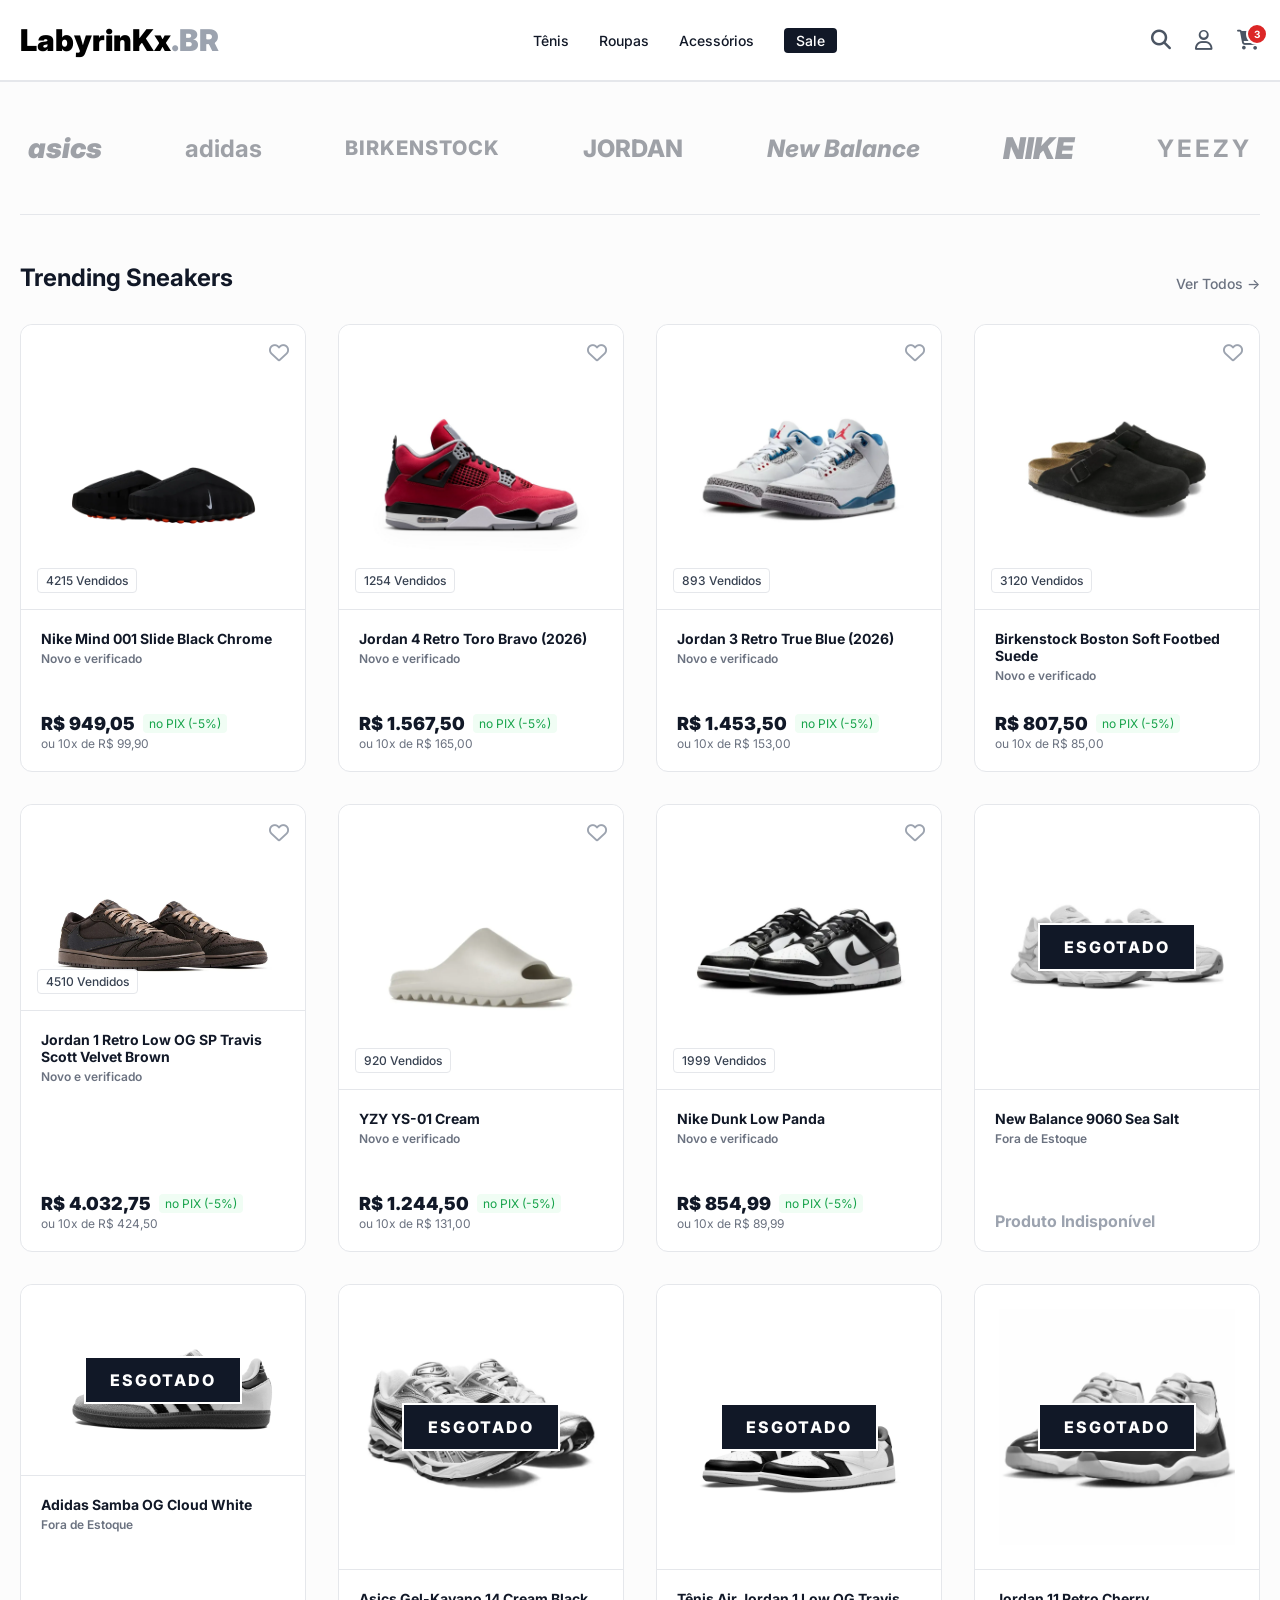
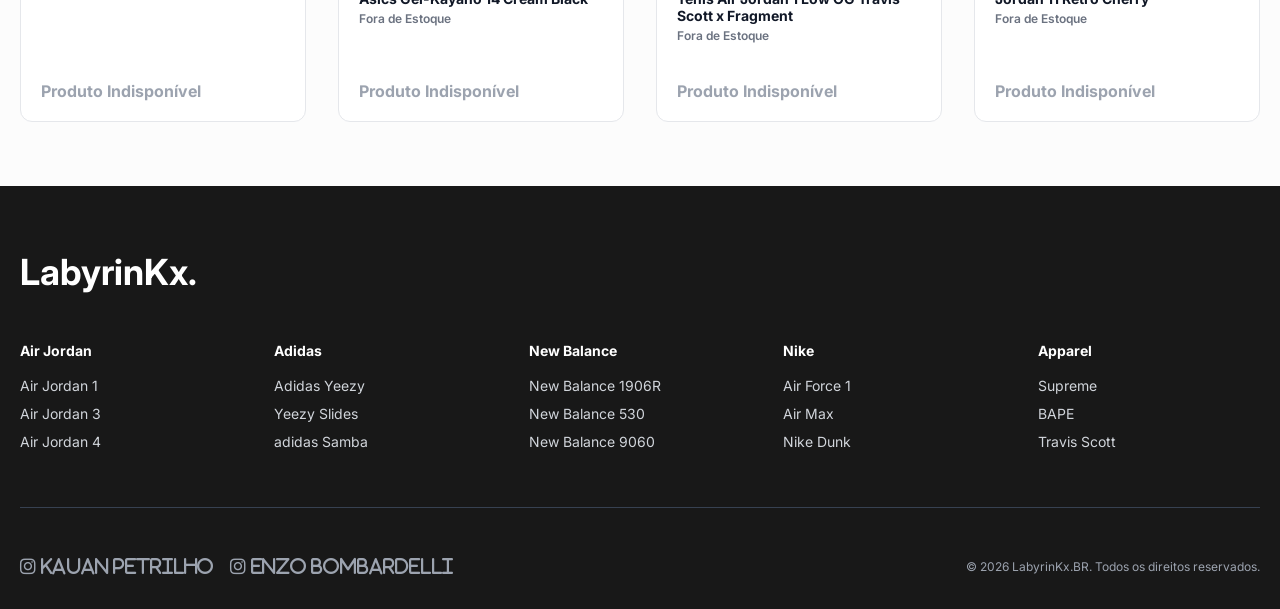
<file: index.html>
<!DOCTYPE html>
<html lang="pt-PT">

<head>
    <meta charset="UTF-8">
    <meta name="viewport" content="width=device-width, initial-scale=1.0">
    <title>LabyrinKx.BR</title>
    <link href="https://fonts.googleapis.com/css2?family=Inter:wght@300;400;500;600;700;800&display=swap" rel="stylesheet">
    <link rel="stylesheet" href="https://cdnjs.cloudflare.com/ajax/libs/font-awesome/6.4.0/css/all.min.css">
    <link rel="stylesheet" href="css/style.css">
</head>

<body>

    <header class="header">
        <div class="HeaderMainFooter headerConteudo">
            <div class="Logo">
                <a href="index.html">LabyrinKx<span>.BR</span></a>
            </div>

            <nav class="BotoesNav">
                <a href="#">Tênis</a>
                <a href="#">Roupas</a>
                <a href="#">Acessórios</a>
                <a href="#" class="Sale">Sale</a>
            </nav>

            <div class="headerIcones">
                <button class="BotoesIcones"><i class="fa-solid fa-magnifying-glass"></i></button>
                <a href="login.html" class="BotoesIcones"><i class="fa-regular fa-user"></i></a>
                <a href="carrinho.html" class="BotaoCarrinho">
                    <i class="fa-solid fa-cart-shopping"></i>
                    <span class="QuantidadeCarrinho">3</span>
                </a>
            </div>
        </div>
    </header>

    <main class="HeaderMainFooter ConteudoPrincipal">
        <section class="SecaoDeMarcas">
            <div class="BarraDeLogos">
                <a href="#" class="LogoAsics">asics</a>
                <a href="#" class="LogoAdidas">adidas</a>
                <a href="#" class="LogoBirkenstock">BIRKENSTOCK</a>
                <a href="#" class="LogoJordan">JORDAN</a>
                <a href="#" class="LogoNewBalance">New Balance</a>
                <a href="#" class="LogoNike">NIKE</a>
                <a href="#" class="LogoYeezy">YEEZY</a>
            </div>
        </section>

        <div class="TituloDaSecao">
            <h2>Trending Sneakers</h2>
            <a href="#" class="VerTodos">Ver Todos →</a>
        </div>

        <section class="GridTenis">
            <div class="CardsTenis">
                <div class="ImagensTenis">
                    <button class="BotaFavoritar"><i class="fa-regular fa-heart"></i></button>
                    <img src="imagens/nike-mind-001.webp" alt="Nike Mind 001 Slide Black Chrome">
                    <span class="ContagemVendas">4215 Vendidos</span>
                </div>
                <div class="InformacoesTenis">
                    <h3>Nike Mind 001 Slide Black Chrome</h3>
                    <p class="Estado">Novo e verificado</p>
                    <div class="Precos">
                        <span class="PrecoCheio">R$ 949,05 <span class="DescontoPix">no PIX (-5%)</span></span>
                        <span class="PrecoParcelado">ou 10x de R$ 99,90</span>
                    </div>
                </div>
            </div>

            <div class="CardsTenis">
                <div class="ImagensTenis">
                    <button class="BotaFavoritar"><i class="fa-regular fa-heart"></i></button>
                    <img src="imagens/jordan-4-toro-bravo.jpg" alt="Jordan 4 Toro Bravo">
                    <span class="ContagemVendas">1254 Vendidos</span>
                </div>
                <div class="InformacoesTenis">
                    <h3>Jordan 4 Retro Toro Bravo (2026)</h3>
                    <p class="Estado">Novo e verificado</p>
                    <div class="Precos">
                        <span class="PrecoCheio">R$ 1.567,50 <span class="DescontoPix">no PIX (-5%)</span></span>
                        <span class="PrecoParcelado">ou 10x de R$ 165,00</span>
                    </div>
                </div>
            </div>

            <div class="CardsTenis">
                <div class="ImagensTenis">
                    <button class="BotaFavoritar"><i class="fa-regular fa-heart"></i></button>
                    <img src="imagens/jordan-3-true-blue.webp" alt="Jordan 3 Retro True Blue">
                    <span class="ContagemVendas">893 Vendidos</span>
                </div>
                <div class="InformacoesTenis">
                    <h3>Jordan 3 Retro True Blue (2026)</h3>
                    <p class="Estado">Novo e verificado</p>
                    <div class="Precos">
                        <span class="PrecoCheio">R$ 1.453,50 <span class="DescontoPix">no PIX (-5%)</span></span>
                        <span class="PrecoParcelado">ou 10x de R$ 153,00</span>
                    </div>
                </div>
            </div>

            <div class="CardsTenis">
                <div class="ImagensTenis">
                    <button class="BotaFavoritar"><i class="fa-regular fa-heart"></i></button>
                    <img src="imagens/birkenstock-boston.webp" alt="Birkenstock Boston Soft Footbed Suede">
                    <span class="ContagemVendas">3120 Vendidos</span>
                </div>
                <div class="InformacoesTenis">
                    <h3>Birkenstock Boston Soft Footbed Suede</h3>
                    <p class="Estado">Novo e verificado</p>
                    <div class="Precos">
                        <span class="PrecoCheio">R$ 807,50 <span class="DescontoPix">no PIX (-5%)</span></span>
                        <span class="PrecoParcelado">ou 10x de R$ 85,00</span>
                    </div>
                </div>
            </div>

            <div class="CardsTenis">
                <div class="ImagensTenis">
                    <button class="BotaFavoritar"><i class="fa-regular fa-heart"></i></button>
                    <img src="imagens/jordan-1-travis-scott.webp" alt="Jordan 1 Retro Low OG SP Travis Scott">
                    <span class="ContagemVendas">4510 Vendidos</span>
                </div>
                <div class="InformacoesTenis">
                    <h3>Jordan 1 Retro Low OG SP Travis Scott Velvet Brown
                    
                    </h3>
                    <p class="Estado">Novo e verificado</p>
                    <div class="Precos">
                        <span class="PrecoCheio">R$ 4.032,75 <span class="DescontoPix">no PIX (-5%)</span></span>
                        <span class="PrecoParcelado">ou 10x de R$ 424,50</span>
                    </div>
                </div>
            </div>

            <div class="CardsTenis">
                <div class="ImagensTenis">
                    <button class="BotaFavoritar"><i class="fa-regular fa-heart"></i></button>
                    <img src="imagens/yeezy-ys01-cream.webp" alt="YZY YS-01 Cream">
                    <span class="ContagemVendas">920 Vendidos</span>
                </div>
                <div class="InformacoesTenis">
                    <h3>YZY YS-01 Cream</h3>
                    <p class="Estado">Novo e verificado</p>
                    <div class="Precos">
                        <span class="PrecoCheio">R$ 1.244,50 <span class="DescontoPix">no PIX (-5%)</span></span>
                        <span class="PrecoParcelado">ou 10x de R$ 131,00</span>
                    </div>
                </div>
            </div>

            <div class="CardsTenis">
                <div class="ImagensTenis">
                    <button class="BotaFavoritar"><i class="fa-regular fa-heart"></i></button>
                    <img src="imagens/nike-dunk-white-black.webp" alt="Nike Dunk Low Panda">
                    <span class="ContagemVendas">1999 Vendidos</span>
                </div>
                <div class="InformacoesTenis">
                    <h3>Nike Dunk Low Panda</h3>
                    <p class="Estado">Novo e verificado</p>
                    <div class="Precos">
                        <span class="PrecoCheio">R$ 854,99 <span class="DescontoPix">no PIX (-5%)</span></span>
                        <span class="PrecoParcelado">ou 10x de R$ 89,99</span>
                    </div>
                </div>
            </div>

            <div class="CardsTenis CardEsgotado">
                <div class="ImagensTenis">
                    <span class="TagEsgotado">ESGOTADO</span>
                    <img src="imagens/new-balance-9060.webp" alt="New Balance 9060 Sea Salt">
                </div>
                <div class="InformacoesTenis">
                    <h3>New Balance 9060 Sea Salt</h3>
                    <p class="Estado">Fora de Estoque</p>
                    <div class="Precos">
                        <span class="PrecoIndisponivel">Produto Indisponível</span>
                    </div>
                </div>
            </div>

            <div class="CardsTenis CardEsgotado">
                <div class="ImagensTenis">
                    <span class="TagEsgotado">ESGOTADO</span>
                    <img src="imagens/adidas-samba.webp" alt="Adidas Samba OG Cloud White">
                </div>
                <div class="InformacoesTenis">
                    <h3>Adidas Samba OG Cloud White</h3>
                    <p class="Estado">Fora de Estoque</p>
                    <div class="Precos">
                        <span class="PrecoIndisponivel">Produto Indisponível</span>
                    </div>
                </div>
            </div>

            <div class="CardsTenis CardEsgotado">
                <div class="ImagensTenis">
                    <span class="TagEsgotado">ESGOTADO</span>
                    <img src="imagens/asics-gel-kayano-14.webp" alt="Asics Gel-Kayano 14 Cream Black">
                </div>
                <div class="InformacoesTenis">
                    <h3>Asics Gel-Kayano 14 Cream Black</h3>
                    <p class="Estado">Fora de Estoque</p>
                    <div class="Precos">
                        <span class="PrecoIndisponivel">Produto Indisponível</span>
                    </div>
                </div>
            </div>

            <div class="CardsTenis CardEsgotado">
                <div class="ImagensTenis">
                    <span class="TagEsgotado">ESGOTADO</span>
                    <img src="imagens/jordan-1-low-travis-scott-fragment.avif" alt="Air Jordan 1 Low OG Travis Scott x Fragment">
                </div>
                <div class="InformacoesTenis">
                    <h3>Tênis Air Jordan 1 Low OG Travis Scott x Fragment</h3>
                    <p class="Estado">Fora de Estoque</p>
                    <div class="Precos">
                        <span class="PrecoIndisponivel">Produto Indisponível</span>
                    </div>
                </div>
            </div>

            <div class="CardsTenis CardEsgotado">
                <div class="ImagensTenis">
                    <span class="TagEsgotado">ESGOTADO</span>
                    <img src="imagens/jordan-11-cherry.webp" alt="Jordan 11 Retro Cherry">
                </div>
                <div class="InformacoesTenis">
                    <h3>Jordan 11 Retro Cherry</h3>
                    <p class="Estado">Fora de Estoque</p>
                    <div class="Precos">
                        <span class="PrecoIndisponivel">Produto Indisponível</span>
                    </div>
                </div>
            </div>
        </section>
    </main>

<footer class="footer">
        <div class="HeaderMainFooter">
            <h2 class="footerLogo">LabyrinKx.</h2>

            <div class="footerGrid">
                <div class="footerColuna">
                    <h4>Air Jordan</h4>
                    <ul>
                        <li><a href="#">Air Jordan 1</a></li>
                        <li><a href="#">Air Jordan 3</a></li>
                        <li><a href="#">Air Jordan 4</a></li>
                    </ul>
                </div>
                <div class="footerColuna">
                    <h4>Adidas</h4>
                    <ul>
                        <li><a href="#">Adidas Yeezy</a></li>
                        <li><a href="#">Yeezy Slides</a></li>
                        <li><a href="#">adidas Samba</a></li>
                    </ul>
                </div>
                <div class="footerColuna">
                    <h4>New Balance</h4>
                    <ul>
                        <li><a href="#">New Balance 1906R</a></li>
                        <li><a href="#">New Balance 530</a></li>
                        <li><a href="#">New Balance 9060</a></li>
                    </ul>
                </div>
                <div class="footerColuna">
                    <h4>Nike</h4>
                    <ul>
                        <li><a href="#">Air Force 1</a></li>
                        <li><a href="#">Air Max</a></li>
                        <li><a href="#">Nike Dunk</a></li>
                    </ul>
                </div>
                <div class="footerColuna">
                    <h4>Apparel</h4>
                    <ul>
                        <li><a href="#">Supreme</a></li>
                        <li><a href="#">BAPE</a></li>
                        <li><a href="#">Travis Scott</a></li>
                    </ul>
                </div>
            </div>

            <div class="footerBottom">
                <div class="footerInstagram">
                    <a href="https://www.instagram.com/kauanpetrilho/" target="_blank"><i
                            class="fa-brands fa-instagram"> Kauan Petrilho</i></a>
                    <a href="https://www.instagram.com/enzo.bombardelli/" target="_blank"><i
                            class="fa-brands fa-instagram"> Enzo Bombardelli</i></a>
                </div>
                <div class="footerCopyrigth">
                    <span>© 2026 LabyrinKx.BR. Todos os direitos reservados.</span>
                </div>
            </div>
        </div>
    </footer>
</body>

</html>
</file>
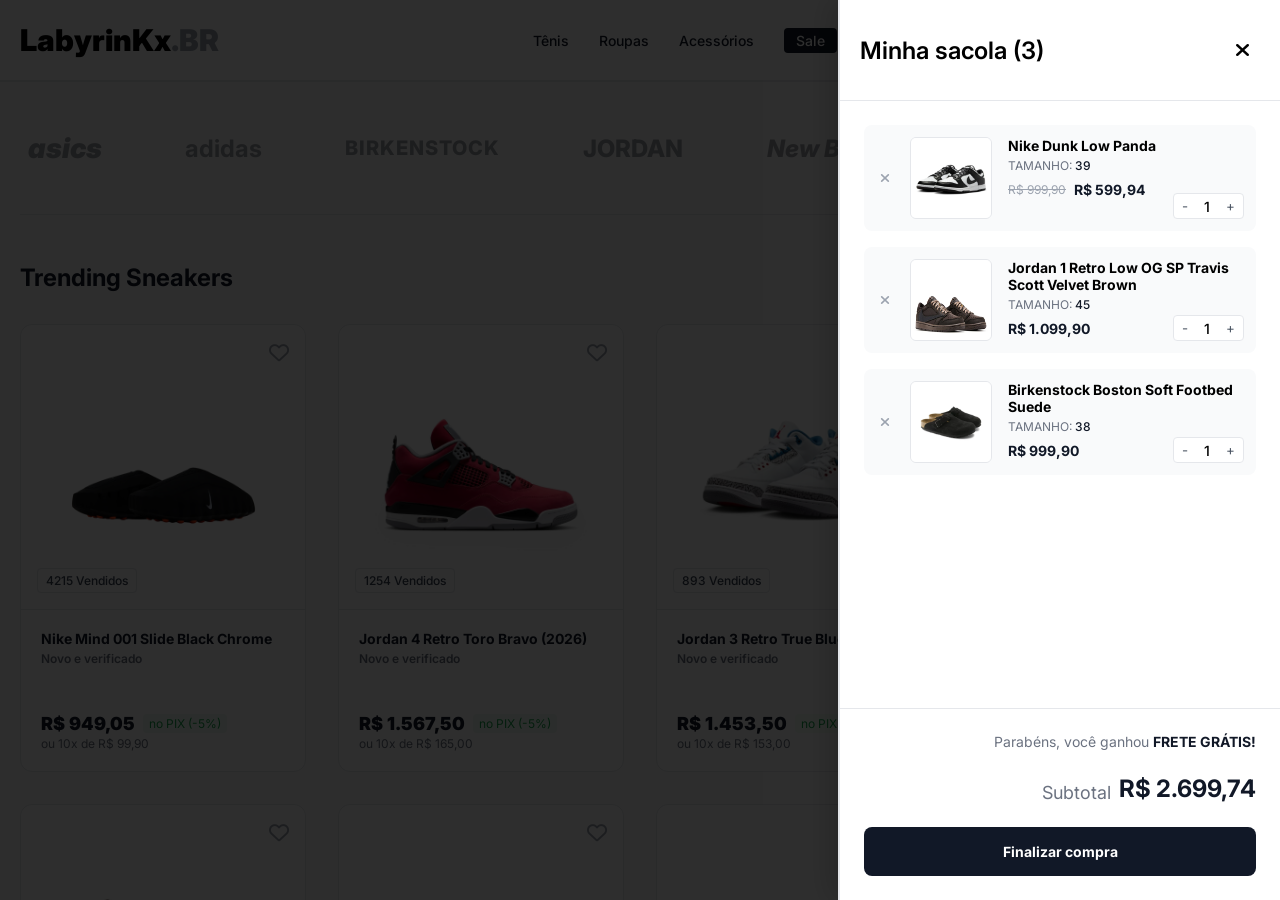
<file: carrinho.html>
<!DOCTYPE html>
<html lang="pt-PT">
<head>
    <meta charset="UTF-8">
    <meta name="viewport" content="width=device-width, initial-scale=1.0">
    <title>Meu Carrinho - LabyrinKx.BR</title>
    <link href="https://fonts.googleapis.com/css2?family=Inter:wght@300;400;500;600;700;800&display=swap" rel="stylesheet">
    <link rel="stylesheet" href="https://cdnjs.cloudflare.com/ajax/libs/font-awesome/6.4.0/css/all.min.css">
    <link rel="stylesheet" href="css/carrinho.css">
</head>
<body>

    <iframe class="FundoCarrinho" src="index.html" title="Loja" aria-hidden="true" tabindex="-1"></iframe>
    <a href="index.html" class="cart-overlay" aria-label="Fechar sacola"></a>

    <section class="cart-drawer" role="dialog" aria-modal="true" aria-labelledby="titulo-carrinho">
        
        <div class="headerCarrinho">
            <h2 id="titulo-carrinho">Minha sacola (<span class="ContagemItens">3</span>)</h2>
            <a href="index.html" class="BotaoFechar" aria-label="Fechar sacola"><i class="fa-solid fa-xmark"></i></a>
        </div>

        <div class="ItensCarrinho">
            <div class="ItemCarrinho">
                <button class="BotaoRemover"><i class="fa-solid fa-xmark"></i></button>
                <img src="imagens/nike-dunk-white-black.webp" alt="Tênis Nike Dunk Panda">
                <div class="InformacoesItem">
                    <h3>Nike Dunk Low Panda</h3>
                    <p>TAMANHO: <span>39</span></p>
                    <div class="PrecosItem">
                        <span class="PrecoAntigo">R$ 999,90</span>
                        <span class="PrecoNovo">R$ 599,94</span>
                    </div>
                </div>
                <div class="Quantidade">
                    <button type="button">-</button>
                    <span>1</span>
                    <button type="button">+</button>
                </div>
            </div>

            <div class="ItemCarrinho">
                <button class="BotaoRemover"><i class="fa-solid fa-xmark"></i></button>
                <img src="imagens/jordan-1-travis-scott.webp" alt="Jordan 1 Low Travis Scott">
                <div class="InformacoesItem">
                    <h3>Jordan 1 Retro Low OG SP Travis Scott Velvet Brown</h3>
                    <p>TAMANHO: <span>45</span></p>
                    <div class="PrecosItem">
                        <span class="PrecoNovo">R$ 1.099,90</span>
                    </div>
                </div>
                <div class="Quantidade">
                    <button type="button">-</button>
                    <span>1</span>
                    <button type="button">+</button>
                </div>
            </div>

            <div class="ItemCarrinho">
                <button class="BotaoRemover"><i class="fa-solid fa-xmark"></i></button>
                <img src="imagens/birkenstock-boston.webp" alt="Birkenstock Boston Soft">
                <div class="InformacoesItem">
                    <h3>Birkenstock Boston Soft Footbed Suede</h3>
                    <p>TAMANHO: <span>38</span></p>
                    <div class="PrecosItem">
                        <span class="PrecoNovo">R$ 999,90</span>
                    </div>
                </div>
                <div class="Quantidade">
                    <button type="button">-</button>
                    <span>1</span>
                    <button type="button">+</button>
                </div>
            </div>
        </div>

        <div class="footerCarrinho">
            <p class="FreteGratis">Parabéns, você ganhou <span>FRETE GRÁTIS!</span></p>

            <div class="LinhaTotal">
                <span class="FraseTotal">Subtotal</span>
                <span class="NumeroTotal">R$ 2.699,74</span>
            </div>

            <button class="BotaoFinalizarCompra" type="button">Finalizar compra</button>
        </div>
    </section>

</body>
</html>
</file>
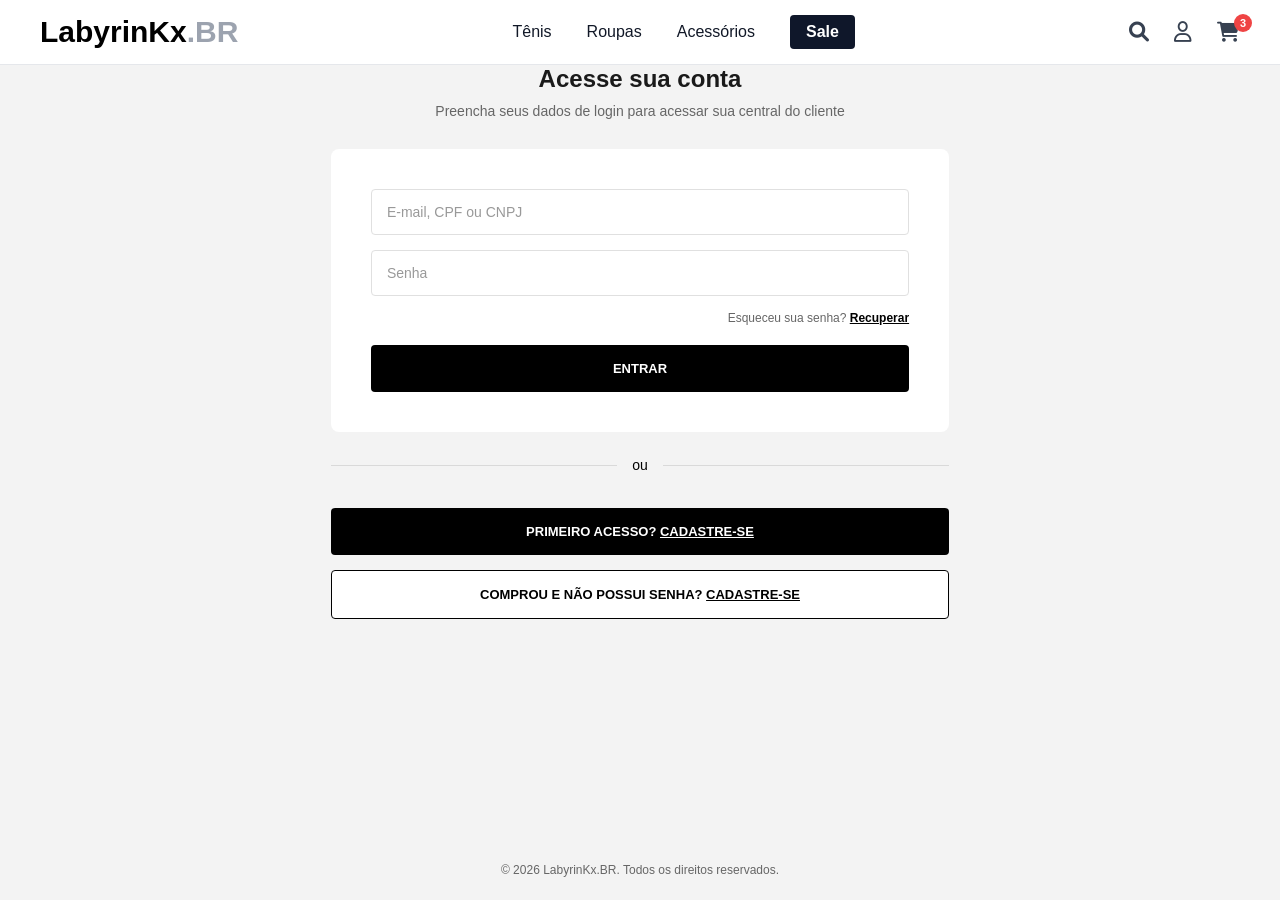
<file: login.html>
<!DOCTYPE html>
<html lang="pt-BR">
<head>
    <meta charset="UTF-8">
    <meta name="viewport" content="width=device-width, initial-scale=1.0">
    <title>Login - LabyrinKx.BR</title>
    <link rel="stylesheet" href="css/login.css">
    <link rel="stylesheet" href="https://cdnjs.cloudflare.com/ajax/libs/font-awesome/6.0.0/css/all.min.css">
</head>
<body>

    <header class="header">
        <div class="HeaderMainFooter headerConteudo">
            <div class="Logo">
                <a href="index.html">LabyrinKx<span>.BR</span></a>
            </div>

            <nav class="BotoesNav">
                <a href="#">Tênis</a>
                <a href="#">Roupas</a>
                <a href="#">Acessórios</a>
                <a href="#" class="Sale">Sale</a>
            </nav>

            <div class="headerIcones">
                <button class="BotoesIcones"><i class="fa-solid fa-magnifying-glass"></i></button>
                <a href="login.html" class="BotoesIcones"><i class="fa-regular fa-user"></i></a>
                <a href="carrinho.html" class="BotaoCarrinho">
                    <i class="fa-solid fa-cart-shopping"></i>
                    <span class="QuantidadeCarrinho">3</span>
                </a>
            </div>
        </div>
    </header>

    <main class="contentor-principal">
        <div class="cabecalho-texto">
            <h2>Acesse sua conta</h2>
            <p>Preencha seus dados de login para acessar sua central do cliente</p>
        </div>

        <div class="cartao-login">
            <form>
                <div class="grupo-input">
                    <input type="text" placeholder="E-mail, CPF ou CNPJ" required>
                </div>
                <div class="grupo-input">
                    <input type="password" placeholder="Senha" required>
                </div>
                
                <div class="recuperar-senha">
                    Esqueceu sua senha? <a href="#">Recuperar</a>
                </div>

                <button type="submit" class="btn-primario">ENTRAR</button>
            </form>
        </div>

        <div class="separador">
            <span>ou</span>
        </div>

        <div class="accoes-secundarias">
            <button class="btn-secundario escuro">
                PRIMEIRO ACESSO? <span>CADASTRE-SE</span>
            </button>
            <button class="btn-secundario claro">
                COMPROU E NÃO POSSUI SENHA? <span>CADASTRE-SE</span>
            </button>
        </div>
    </main>

    <footer class="rodape">
        <p>© 2026 LabyrinKx.BR. Todos os direitos reservados.</p>
    </footer>
</body>
</html>
</file>
<file: css/style.css>
* {
    margin: 0;
    padding: 0;
    font-family: 'Inter', sans-serif;
}

body {
    background-color: #fcfcfc;
    color: #111827;
}

a {
    text-decoration: none;
    color: inherit;
}

.HeaderMainFooter {
    max-width: 1280px;
    margin: 0 auto;
    padding: 0 20px;
}

.header {
    background-color: #ffffff;
    border-bottom: 2px solid #e5e7eb;
    position: sticky;
    top: 0;
    z-index: 30;
}

.headerConteudo {
    display: flex;
    justify-content: space-between;
    align-items: center;
    height: 80px;
}

.Logo {
    font-size: 30px;
    font-weight: 900;
}

.Logo a {
    text-decoration: none;
    color: #000;
}

.Logo span {
    color: #9ca3af;
}

.BotoesNav {
    display: flex;
    gap: 30px;
    align-items: center;
}

.BotoesNav a {
    font-size: 14px;
    font-weight: 500;
    color: #111827;
}

.BotoesNav a:hover {
    color: #6b7280;
}

nav.BotoesNav a.Sale {
    background-color: #111827;
    color: #ffffff;
    padding: 4px 12px;
    border-radius: 4px;
}

.headerIcones {
    display: flex;
    gap: 24px;
    align-items: center;
}

.BotoesIcones,
.BotaoCarrinho {
    background: none;
    border: none;
    font-size: 20px;
    color: #4b5563;
    position: relative;
    cursor: pointer;
}

.BotoesIcones:hover,
.BotaoCarrinho:hover {
    color: #111827;
}

.QuantidadeCarrinho {
    position: absolute;
    top: -5px;
    right: -8px;
    background-color: #dc2626;
    color: white;
    font-size: 10px;
    font-weight: bold;
    width: 18px;
    height: 18px;
    display: flex;
    align-items: center;
    justify-content: center;
    border-radius: 50%;
    border: 2px solid white;
}

.ConteudoPrincipal {
    padding-top: 32px;
    padding-bottom: 64px;
}

.SecaoDeMarcas {
    border-bottom: 1px solid #e5e7eb;
    padding-bottom: 32px;
    margin-bottom: 48px;
}

.BarraDeLogos {
    display: flex;
    justify-content: space-between;
    align-items: center;
    flex-wrap: wrap;
    padding: 16px 8px;
}

.BarraDeLogos a {
    color: rgba(17, 24, 39, 0.4); 
}

.BarraDeLogos a:hover {
    color: rgba(17, 24, 39, 1);
}

.LogoAsics { font-size: 28px; font-weight: 900; font-style: italic; text-transform: lowercase; }
.LogoAdidas { font-size: 24px; font-weight: bold; text-transform: lowercase; }
.LogoBirkenstock { font-size: 20px; font-weight: 800; text-transform: uppercase; letter-spacing: 1px; }
.LogoJordan { font-size: 24px; font-weight: 800; text-transform: uppercase; }
.LogoNewBalance { font-size: 24px; font-weight: 800; font-style: italic; }
.LogoNike { font-size: 30px; font-weight: 900; font-style: italic; }
.LogoYeezy { font-size: 24px; font-weight: 700; text-transform: uppercase; letter-spacing: 3px; }

.TituloDaSecao {
    display: flex;
    justify-content: space-between;
    align-items: flex-end;
    margin-bottom: 32px;
}

.TituloDaSecao h2 {
    font-size: 24px;
    font-weight: 700;
}

.VerTodos {
    font-size: 14px;
    font-weight: 500;
    color: #6b7280;
}

.VerTodos:hover {
    color: #111827;
}

.GridTenis {
    display: grid;
    grid-template-columns: 1fr;
    gap: 32px;
}

@media (min-width: 768px) {
    .GridTenis {
        grid-template-columns: repeat(2, 1fr);
    }
}

@media (min-width: 1024px) {
    .GridTenis {
        grid-template-columns: repeat(4, 1fr);
    }
}

.CardsTenis {
    background-color: #ffffff;
    border: 1px solid #e5e7eb;
    border-radius: 12px;
    display: flex;
    flex-direction: column;
    position: relative;
    top: 0;
}

.CardsTenis:hover {
    border-color: #9ca3af;
    top: -5px;
}

.ImagensTenis {
    position: relative;
    height: 250px;
    background-color: #ffffff;
    display: flex;
    justify-content: center;
    align-items: center;
    padding: 24px;
    border-bottom: 1px solid #e5e7eb;
    border-radius: 12px 12px 0px 0px;
}

.ImagensTenis img {
    max-height: 100%;
    max-width: 100%;
}

.BotaFavoritar {
    position: absolute;
    top: 16px;
    right: 16px;
    background: none;
    border: none;
    font-size: 20px;
    color: #9ca3af;
    z-index: 10;
    cursor: pointer;
}

.BotaFavoritar:hover {
    color: #ef4444;
}

.ContagemVendas {
    position: absolute;
    bottom: 16px;
    left: 16px;
    background-color: rgba(255, 255, 255, 0.95);
    padding: 4px 8px;
    border-radius: 4px;
    font-size: 12px;
    font-weight: 500;
    color: #374151;
    border: 1px solid #e5e7eb;
}

.InformacoesTenis {
    padding: 20px;
    display: flex;
    flex-direction: column;
    height: 100%;
}

.InformacoesTenis h3 {
    font-size: 14px;
    font-weight: 700;
    margin-bottom: 4px;
}

.Estado {
    font-size: 12px;
    color: #6b7280;
    font-weight: 600;
    margin-bottom: 16px;
}

.Precos {
    margin-top: auto;
    display: flex;
    flex-direction: column;
}

.PrecoCheio {
    font-size: 18px;
    font-weight: 900;
    color: #111827;
    display: flex;
    align-items: center;
    gap: 8px;
}

.DescontoPix {
    font-size: 12px;
    font-weight: 400;
    color: #16a34a;
    background-color: #f0fdf4;
    padding: 2px 6px;
    border-radius: 4px;
}

.PrecoParcelado {
    font-size: 12px;
    color: #6b7280;
    margin-top: 2px;
}

/* Produtos Esgotados */
.CardEsgotado:hover {
    border: 1px solid #e5e7eb;
    top: 0; 
}

.CardEsgotado .ImagensTenis img {
    filter: grayscale(100%); 
}

.TagEsgotado {
    position: absolute;
    background-color: #111827;
    color: #ffffff;
    font-weight: 800;
    font-size: 16px;
    padding: 12px 24px;
    letter-spacing: 2px;
    border: 2px solid #ffffff;
    z-index: 20;
}

.PrecoIndisponivel {
    font-size: 16px;
    font-weight: 700;
    color: #9ca3af;
    margin-top: 8px;
}


/* FOOTER */
.footer {
    background-color: #181818;
    color: #d1d5db;
    padding: 64px 0 32px 0;
}

.footerLogo {
    font-size: 36px;
    color: #ffffff;
    margin-bottom: 48px;
}

.footerGrid {
    display: grid;
    /* Para telas menores (celular), podemos deixar 2 ou 3 colunas */
    grid-template-columns: repeat(3, 1fr);
    gap: 32px;
    margin-bottom: 48px;
    border-bottom: 1px solid #374151;
    padding-bottom: 48px;
}

@media (min-width: 1024px) {
    .footerGrid {
        /* Alterado de 6 para 5 colunas, dividindo 100% do espaco entre as 5 marcas */
        grid-template-columns: repeat(5, 1fr);
    }
}

.footerColuna h4 {
    color: #ffffff;
    font-weight: 700;
    margin-bottom: 16px;
    font-size: 14px;
}

.footerColuna ul {
    list-style: none;
}

.footerColuna ul li {
    margin-bottom: 8px;
}

.footerColuna a {
    font-size: 14px;
}

.footerColuna a:hover {
    color: #ffffff;
}

.footerBottom {
    display: flex;
    justify-content: space-between;
    align-items: center;
    font-size: 12px;
    color: #9ca3af;
    flex-wrap: wrap;
    gap: 24px;
}

.footerInstagram {
    display: flex;
    gap: 16px;
    font-size: 18px;
}

.footerInstagram a:hover {
    color: #ffffff;
}
</file>
<file: css/carrinho.css>
* {
    margin: 0;
    padding: 0;
    font-family: 'Inter', sans-serif;
}

body {
    background-color: rgba(0, 0, 0, 0.7);
    display: flex;
    justify-content: flex-end;
    height: 100vh;
    background: transparent;
}

a {
    text-decoration: none;
    color: inherit;
}

.FundoCarrinho {
    position: fixed;
    top: 0;
    right: 0;
    bottom: 0;
    left: 0;
    z-index: 0;
    width: 100%;
    height: 100%;
    border: 0;
}

.BotoesIcones,
.BotaoCarrinho {
    background: none;
    border: none;
    font-size: 20px;
    color: #4b5563;
    position: relative;
    cursor: pointer;
}

.BotoesIcones:hover,
.BotaoCarrinho:hover {
    color: #111827;
}

.cart-overlay {
    position: fixed;
    top: 0;
    right: 0;
    bottom: 0;
    left: 0;
    z-index: 10;
    background: rgba(0, 0, 0, 0.82);
    animation: aparecer-overlay 0.25s ease;
}

.cart-drawer {
    z-index: 20;
    width: 100%;
    max-width: 400px;
    background-color: #ffffff;
    display: flex;
    flex-direction: column;
    border-left: 2px solid #e5e7eb;
    position: fixed;
    top: 0;
    right: 0;
    width: 100%;
    max-width: 440px;
    height: 100vh;
    box-shadow: -8px 0 28px rgba(0, 0, 0, 0.18);
    animation: entrar-carrinho 0.3s ease;
}

.headerCarrinho {
    min-height: 64px;
    padding: 18px 20px;
    border-bottom: 1px solid #e5e7eb;
    display: flex;
    justify-content: space-between;
    align-items: center;
}

.headerCarrinho h2 {
    font-size: 24px;
    font-weight: 600;
}

.BotaoFechar {
    background-color: #f3f4f6;
    width: 36px;
    height: 36px;
    display: flex;
    justify-content: center;
    align-items: center;
    border-radius: 0;
    background: transparent;
    color: var(--text-dark);
    font-size: 20px;
}

.BotaoFechar:hover {
    background: transparent;
    color: #777;
}

.ItensCarrinho {
    padding: 24px;
    display: flex;
    flex-direction: column;
    gap: 16px;
}

.ItemCarrinho {
    display: flex;
    gap: 16px;
    background-color: #f9fafb;
    padding: 12px;
    border-radius: 8px;
    position: relative;
}

.BotaoRemover {
    background: none;
    border: none;
    color: #9ca3af;
    padding: 0 4px;
}

.BotaoRemover:hover {
    color: #ef4444;
}

.ItemCarrinho img {
    width: 80px;
    height: 80px;
    border-radius: 6px;
    border: 1px solid #e5e7eb;
    background-color: #ffffff;
}

.InformacoesItem h3 {
    font-size: 14px;
    font-weight: 700;
    margin-bottom: 4px;
}

.InformacoesItem p {
    font-size: 12px;
    color: #6b7280;
    margin-bottom: 8px;
}

.InformacoesItem p span {
    color: #111827;
    font-weight: 500;
}

.PrecosItem {
    display: flex;
    gap: 8px;
    align-items: center;
}

.PrecoAntigo {
    text-decoration: line-through;
    color: #9ca3af;
    font-size: 12px;
}

.PrecoNovo {
    font-weight: 700;
    color: #111827;
    font-size: 14px;
}

.Quantidade {
    position: absolute;
    right: 12px;
    bottom: 12px;
    display: flex;
    align-items: center;
    background-color: #ffffff;
    border: 1px solid #e5e7eb;
    border-radius: 4px;
}

.Quantidade button {
    background: none;
    border: none;
    padding: 4px 8px;
    color: #4b5563;
}

.Quantidade button:hover {
    background-color: #f3f4f6;
}

.Quantidade span {
    font-size: 14px;
    font-weight: 500;
    padding: 0 8px;
}

.footerCarrinho {
    padding: 24px;
    border-top: 1px solid #e5e7eb;
    background-color: #ffffff;
    margin-top: auto;
}

.Divisoria {
    height: 4px;
    background-color: #111827;
    margin-bottom: 16px;
}

.FreteGratis {
    text-align: right;
    font-size: 14px;
    color: #6b7280;
    margin-bottom: 24px;
}

.FreteGratis span {
    font-weight: 700;
    color: #111827;
}

.LinhaTotal {
    display: flex;
    justify-content: flex-end;
    align-items: flex-end;
    gap: 8px;
    margin-bottom: 24px;
}

.FraseTotal {
    font-size: 18px;
    color: #6b7280;
}

.NumeroTotal {
    font-size: 24px;
    font-weight: 700;
    color: #111827;
}

.BotaoFinalizarCompra {
    width: 100%;
    background-color: #111827;
    color: #ffffff;
    border: none;
    padding: 16px;
    font-weight: 700;
    font-size: 14px;
    border-radius: 8px;
}

.BotaoFinalizarCompra:hover {
    background: #292929;
}

@keyframes entrar-carrinho {
    from { transform: translateX(100%); }
    to { transform: translateX(0); }
}

@keyframes aparecer-overlay {
    from { opacity: 0; }
    to { opacity: 1; }
}

@media (max-width: 480px) {
    .ItensCarrinho {
        padding: 12px 16px;
    }

    .footerCarrinho {
        padding: 16px;
    }
}

@media (prefers-reduced-motion: reduce) {
    .cart-overlay,
    .cart-drawer {
        animation: none;
    }
}
</file>
<file: css/login.css>
* {
    margin: 0;
    padding: 0;
    box-sizing: border-box;
    font-family: -apple-system, BlinkMacSystemFont, 'Segoe UI', Roboto, Oxygen, Ubuntu, Cantarell, sans-serif;
}

body {
    background-color: #f3f3f3;
    display: flex;
    flex-direction: column;
    align-items: center;
    min-height: 100vh;
    color: #1a1a1a;
}

.header {
    background-color: #ffffff;
    border-bottom: 1px solid #e5e7eb;
    width: 100%;
}

.headerConteudo {
    display: flex;
    justify-content: space-between;
    align-items: center;
    padding: 15px 40px;
    max-width: 1400px;
    margin: 0 auto;
}

.Logo {
    font-size: 30px;
    font-weight: 900;
}

.Logo a {
    text-decoration: none;
    color: #000000;
}

.Logo span {
    color: #9ca3af;
}

.BotoesNav {
    display: flex;
    align-items: center;
    gap: 35px;
}

.BotoesNav a {
    text-decoration: none;
    color: #111827;
    font-size: 16px;
    font-weight: 500;
    transition: color 0.2s ease;
}

.BotoesNav a:hover {
    color: #4b5563;
}

.BotoesNav a.Sale {
    background-color: #0f172a;
    color: #ffffff;
    padding: 8px 16px;
    border-radius: 4px;
    font-weight: 600;
}

.BotoesNav a.Sale:hover {
    background-color: #1e293b;
    color: #ffffff;
}

.headerIcones {
    display: flex;
    align-items: center;
    gap: 25px;
}

.BotoesIcones, .BotaoCarrinho {
    background: none;
    border: none;
    font-size: 20px;
    color: #374151;
    cursor: pointer;
    text-decoration: none;
    display: flex;
    align-items: center;
    transition: color 0.2s ease;
}

.BotoesIcones:hover, .BotaoCarrinho:hover {
    color: #000000;
}

.BotaoCarrinho {
    position: relative;
}

.QuantidadeCarrinho {
    position: absolute;
    top: -8px;
    right: -12px;
    background-color: #ef4444;
    color: #ffffff;
    font-size: 11px;
    font-weight: bold;
    width: 18px;
    height: 18px;
    display: flex;
    justify-content: center;
    align-items: center;
    border-radius: 50%;
}

.main {
    width: 100%;
    max-width: 650px;
    padding: 100px 20px;
    display: flex;
    flex-direction: column;
}

.cabecalho-texto {
    text-align: center;
    margin-bottom: 30px;
}

.cabecalho-texto h2 {
    font-size: 24px;
    font-weight: 600;
    margin-bottom: 10px;
}

.cabecalho-texto p {
    font-size: 14px;
    color: #666;
}

.cartao-login {
    background-color: #ffffff;
    border-radius: 8px;
    padding: 40px;
    margin-bottom: 25px;
}

.grupo-input {
    margin-bottom: 15px;
}

.grupo-input input {
    width: 100%;
    padding: 14px 15px;
    border: 1px solid #e0e0e0;
    border-radius: 4px;
    font-size: 14px;
    color: #333;
    outline: none;
    transition: border-color 0.3s;
}

.grupo-input input::placeholder {
    color: #999;
}

.grupo-input input:focus {
    border-color: #000;
}

.recuperar-senha {
    text-align: right;
    font-size: 12px;
    color: #666;
    margin-bottom: 20px;
}

.recuperar-senha a {
    color: #000;
    text-decoration: underline;
    font-weight: 600;
}

.btn-primario, .btn-secundario {
    width: 100%;
    padding: 16px;
    border-radius: 4px;
    font-size: 13px;
    font-weight: 700;
    cursor: pointer;
    transition: background-color 0.3s;
}

.btn-primario {
    background-color: #000000;
    color: #ffffff;
    border: none;
}

.btn-primario:hover {
    background-color: #222222;
}

.separador {
    display: flex;
    align-items: center;
    text-align: center;
    margin: 10px 0 35px;
    color: #000;
    font-size: 14px;
    font-weight: 500;
}

.separador::before,
.separador::after {
    content: '';
    flex: 1;
    border-bottom: 1px solid #d9d9d9;
}

.separador::before {
    margin-right: 15px;
}

.separador::after {
    margin-left: 15px;
}

.accoes-secundarias button {
    margin-bottom: 15px;
}

.btn-secundario.escuro {
    background-color: #000000;
    color: #ffffff;
    border: none;
}

.btn-secundario.escuro span {
    text-decoration: underline;
}

.btn-secundario.claro {
    background-color: #ffffff;
    color: #000000;
    border: 1px solid #000000;
}

.btn-secundario.claro span {
    text-decoration: underline;
}

.btn-secundario.claro:hover {
    background-color: #f9f9f9;
}

.rodape {
    margin-top: auto;
    padding: 40px 0 20px;
    text-align: center;
    font-size: 12px;
    color: #666;
    line-height: 1.6;
}
</file>
